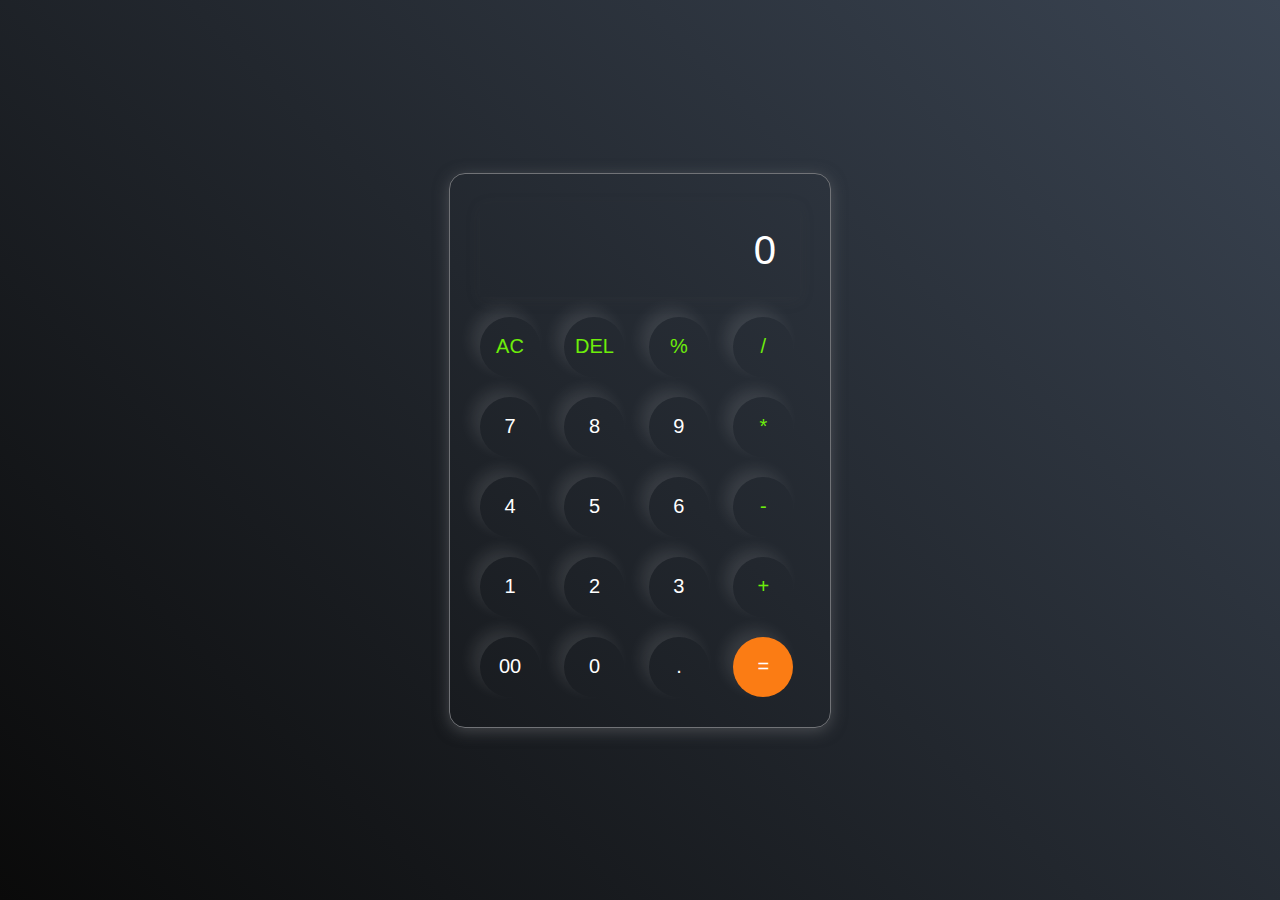
<file: codesoft/calculator/index.html>
<!DOCTYPE html>
<html lang="en">
  <head>
    <meta charset="UTF-8" />
    <meta name="viewport" content="width, initial-scale=1.0" />
    <link rel="stylesheet" href="style.css">
    <title>calculator</title>
  </head>
  <body>
    <div class="calculator">
      <input type="text" placeholder="0"  id="inputbox"/>
      <div>
        <button class="operator">AC</button>
        <button class="operator">DEL</button>
        <button class="operator">%</button>
        <button class="operator">/</button>
      </div>
      <div>
        <button>7</button>
        <button>8</button>
        <button>9</button>
        <button class="operator">*</button>
      </div>
      <div>
        <button>4</button>
        <button>5</button>
        <button>6</button>
        <button class="operator">-</button>
      </div>
      <div>
        <button>1</button>
        <button>2</button>
        <button>3</button>
        <button class="operator"> +
        </button>
      </div>
      <div>
        <button>00</button>
        <button>0</button>
        <button>.</button>
        <button class="equalbtn"> =</button>
      </div>
      <script src="script.js"></script>
  </body>
</html>
</file>
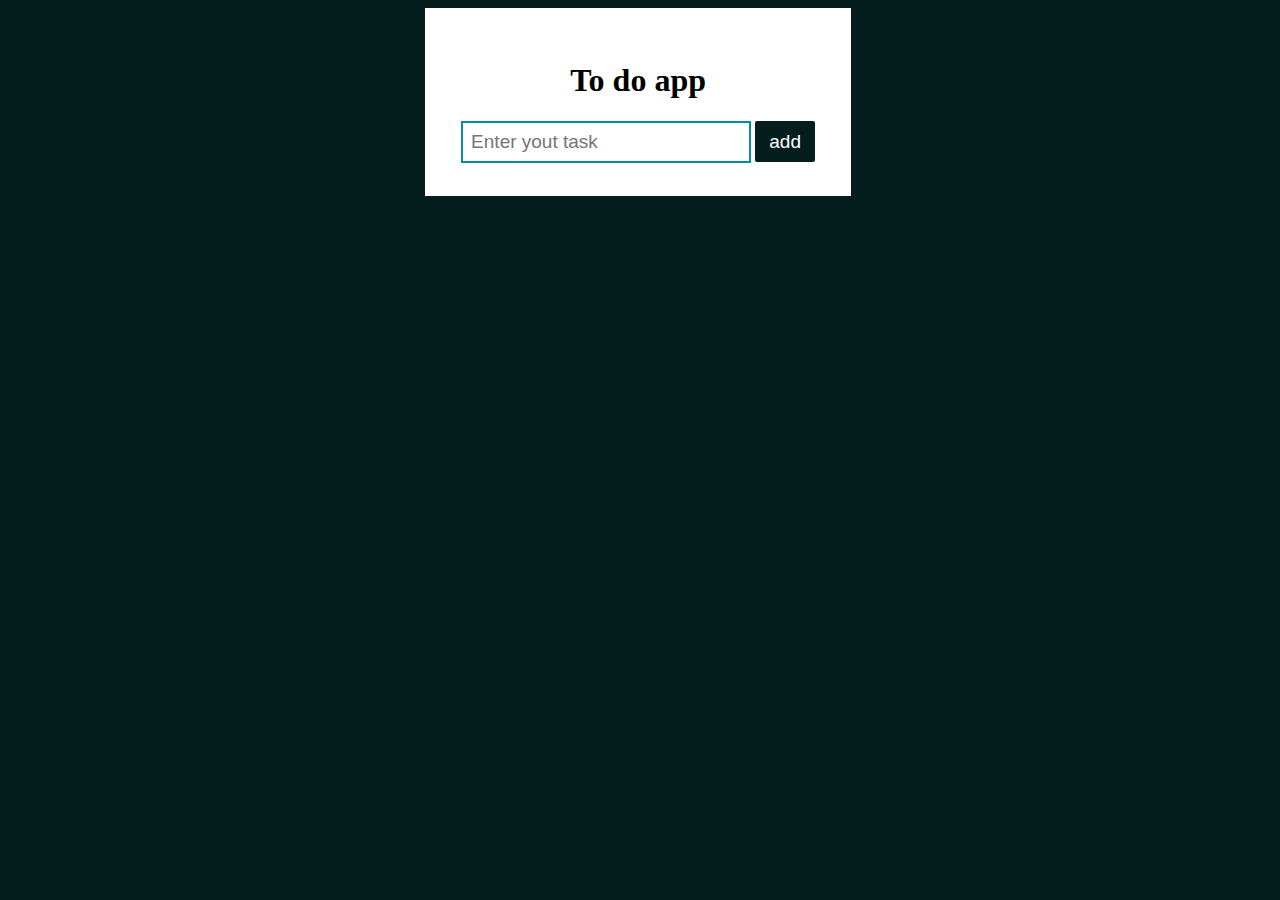
<file: codesoft/to do list/index.html>
<!DOCTYPE html>
<html lang="en">
  <head>
    <meta charset="UTF-8" />
    <meta name="viewport" content="width=device-width, initial-scale=1.0" />
    <title>to do list</title>
    <link rel="stylesheet" href="style.css" />
  </head>
  <body>
    <div class="container">
      <h1>To do app</h1>
      <div class="inputs">
        <input type="text" placeholder="Enter yout task" id="inp" />
        <button onclick="add()">add</button>
      </div>
      <div class="text"></div>
    </div>
    <script src="./todo.js"></script>
  </body>
</html>
</file>
<file: codesoft/calculator/style.css>
* {
  margin: 0;
  padding: 0;
  box-sizing: border-box;
  font-family: "poppins", sans-serif;
}
body {
  width: 100%;
  height: 100vh;
  display: flex;
  justify-content: center;
  align-items: center;
  background: linear-gradient(45deg, #0a0a0a, #3a4452);
}
.calculator {
  border: 1px solid #717377;
  padding: 20px;
  border-radius: 16px;
  background: transparent;
  box-shadow: 0px 3px 15px rgba(113, 115, 119, 0.5);
}
input {
  width: 320px;
  border: none;
  padding: 24px;
  margin: 10px;
  background: transparent;
  box-shadow: 0px 3px 15px rgba(84, 84, 84, 0.1);
  font-size: 40px;
  text-align: right;
  cursor: pointer;
  color: #ffffff;
}
input::placeholder {
  color: #ffffff;
}
button {
  border: none;
  width: 60px;
  height: 60px;
  margin: 10px;
  border-radius: 50%;
  background: transparent;
  color: #ffffff;
  font-size: 20px;
  box-shadow: -8px -8px 15px rgba(255, 255, 255, 0.1);
  cursor: pointer;
}
.equalbtn {
  background-color: #fb7c14;
}
.operator {
  color: #6dee0a;
}
</file>
<file: codesoft/to do list/style.css>
body {
  background-color: rgb(4, 29, 29);
}
.container {
  width: 360px;
  padding: 33px;
  text-align: center;
  background-color: #fff;
  margin-left: 33%;
  margin-top: 5px;
}
input {
  width: 270px;
  padding: 8px;
  border: 2px solid rgb(6, 145, 145);
  outline: none;
  font-size: 19px;
}
button {
  width: 60px;
  height: 41px;
  background-color: rgb(4, 29, 29);
  color: white;
  border-radius: 2px;
  font-size: 19px;
  border: none;
  outline: none;
}
.text uI {
  position: relative;
  background-color: rgb(5, 31, 31);
  color: white;
  font-size: 19px;
  text-align: left;
}
.text uI i {
  position: absolute;
  right: 10px;
  cursor: pointer;
}
</file>
